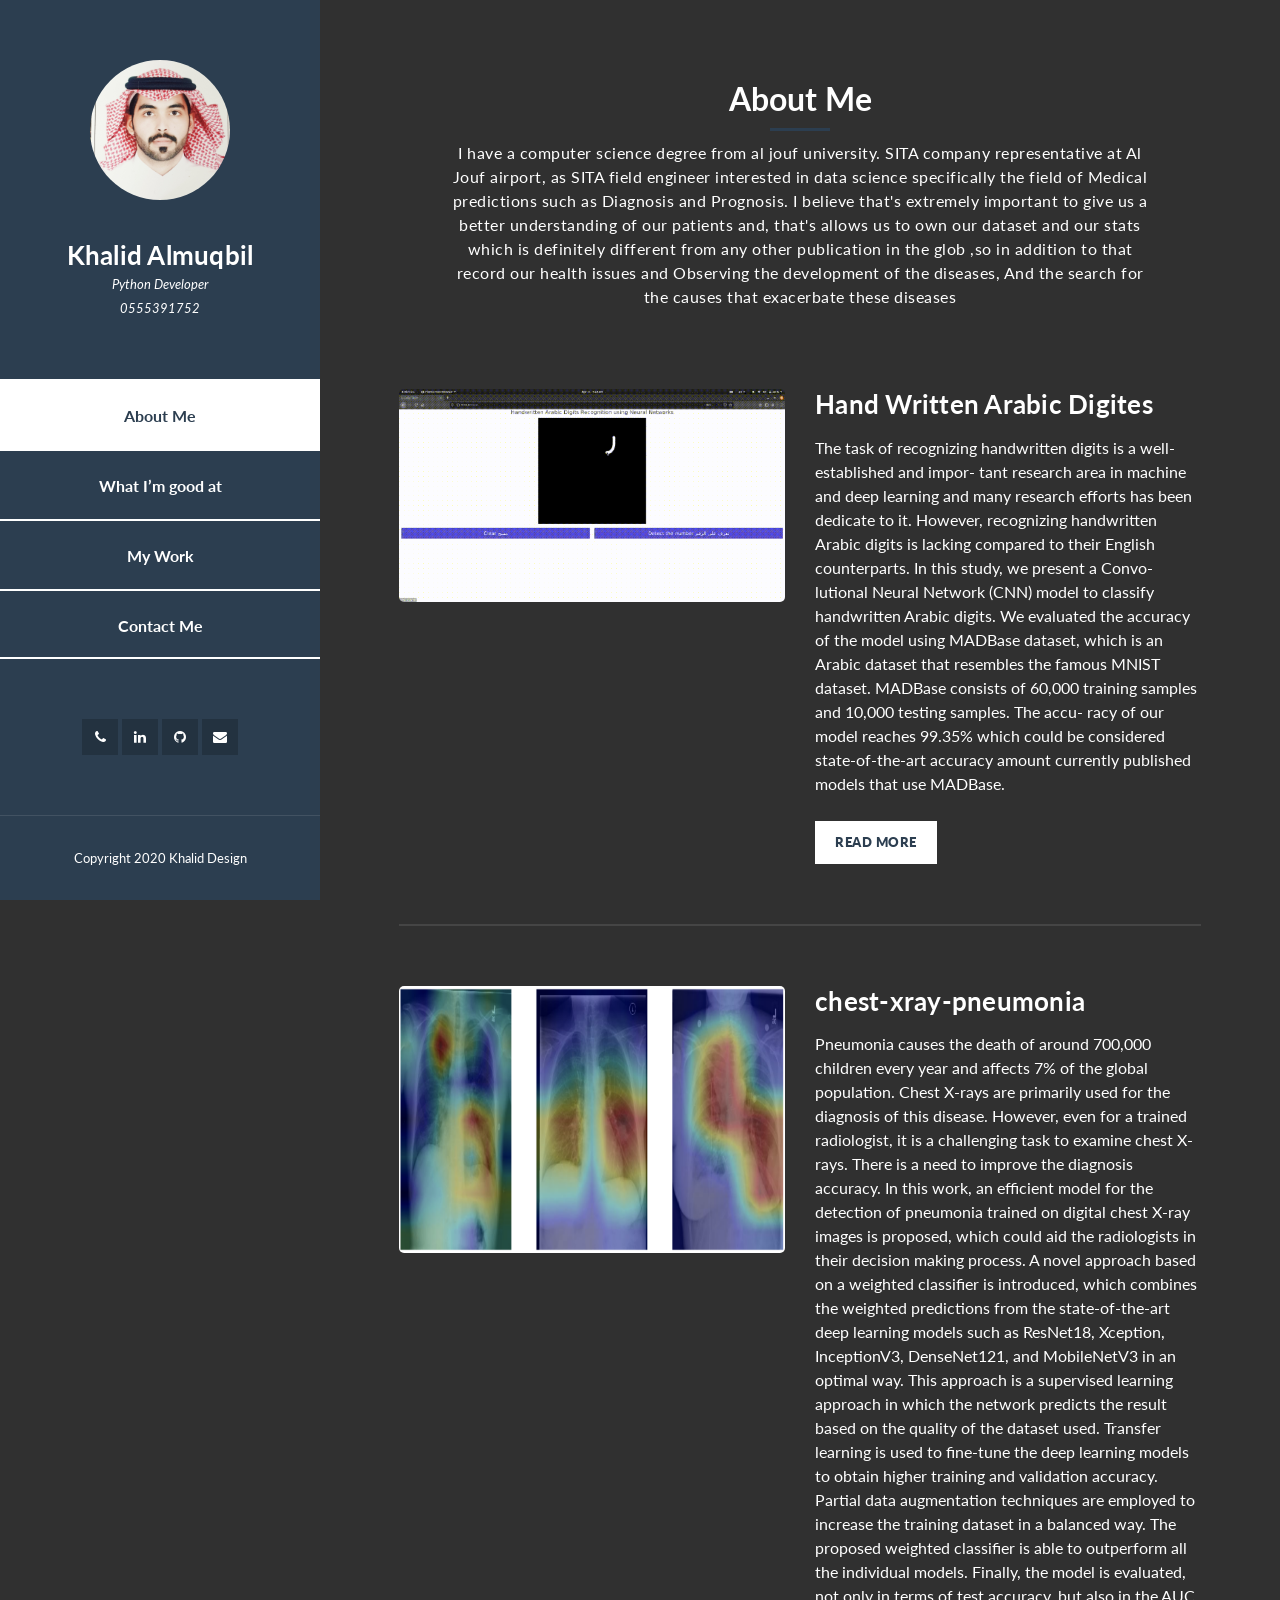
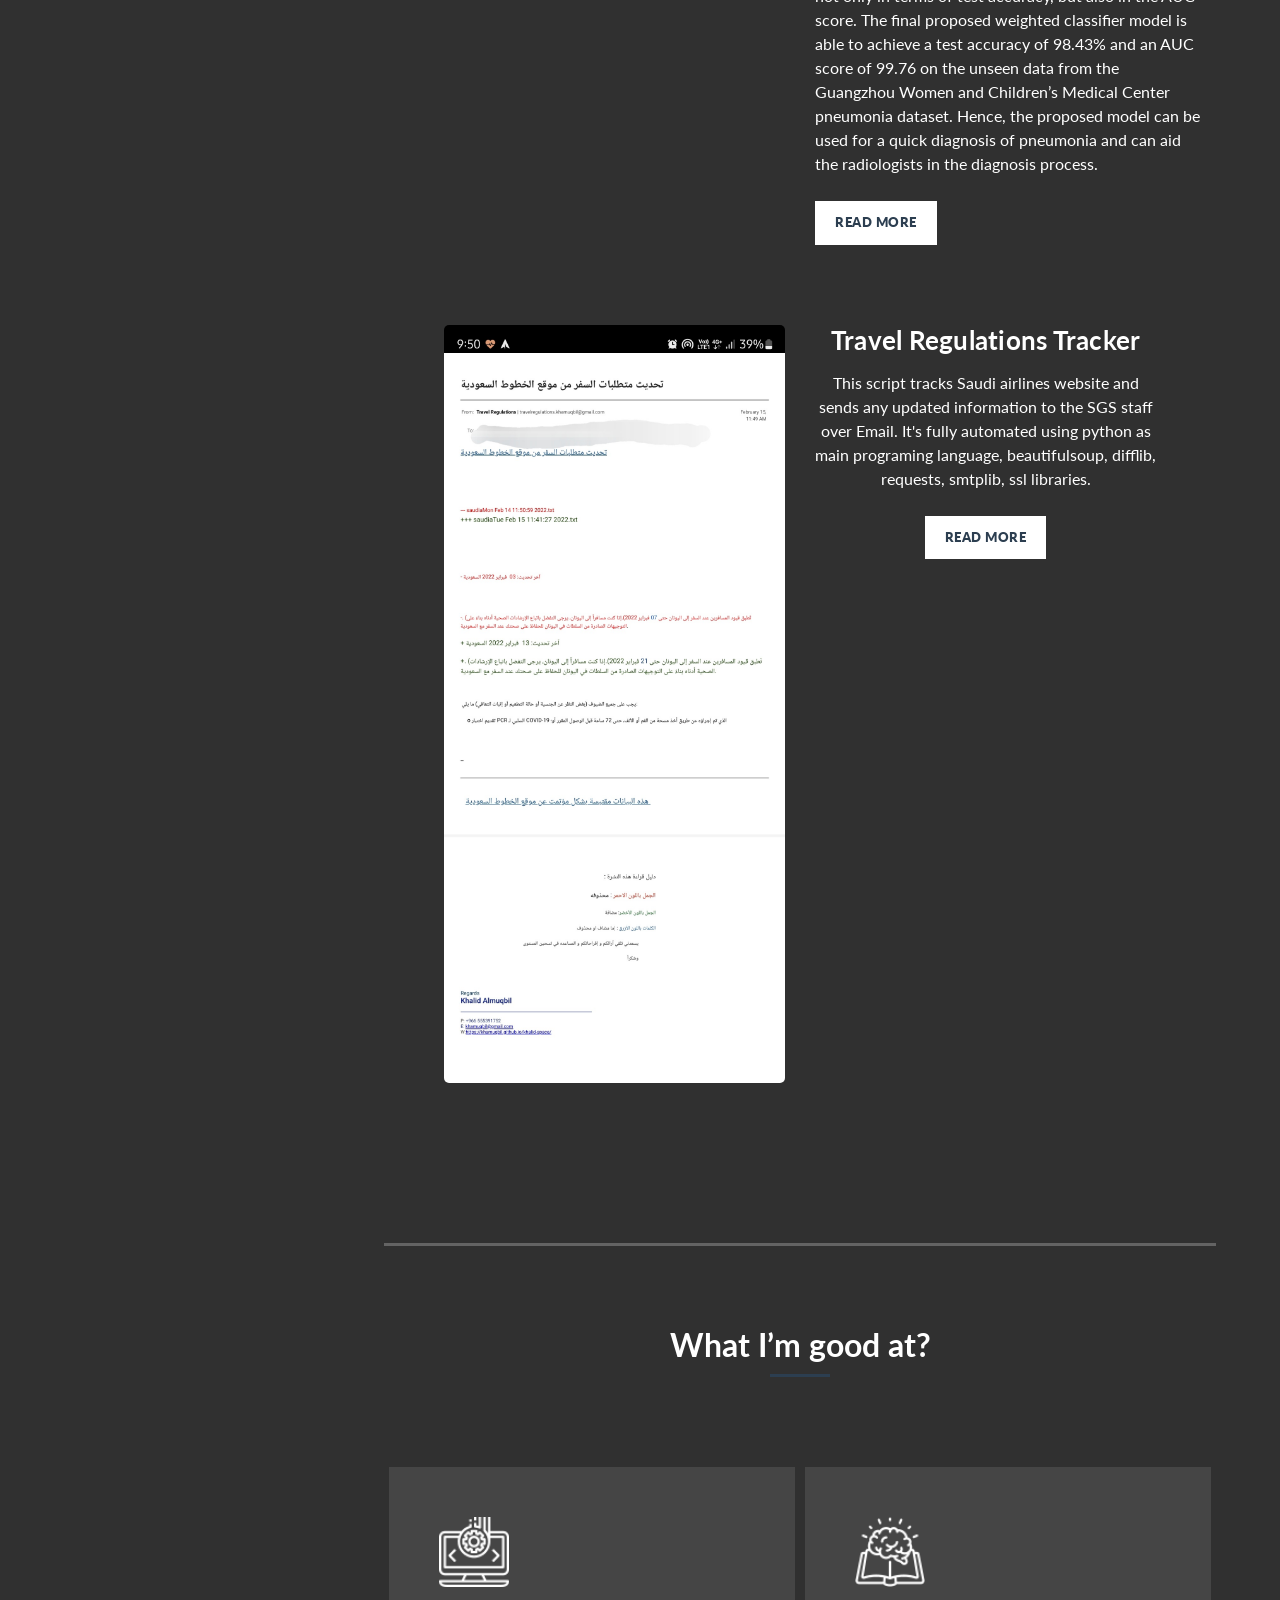
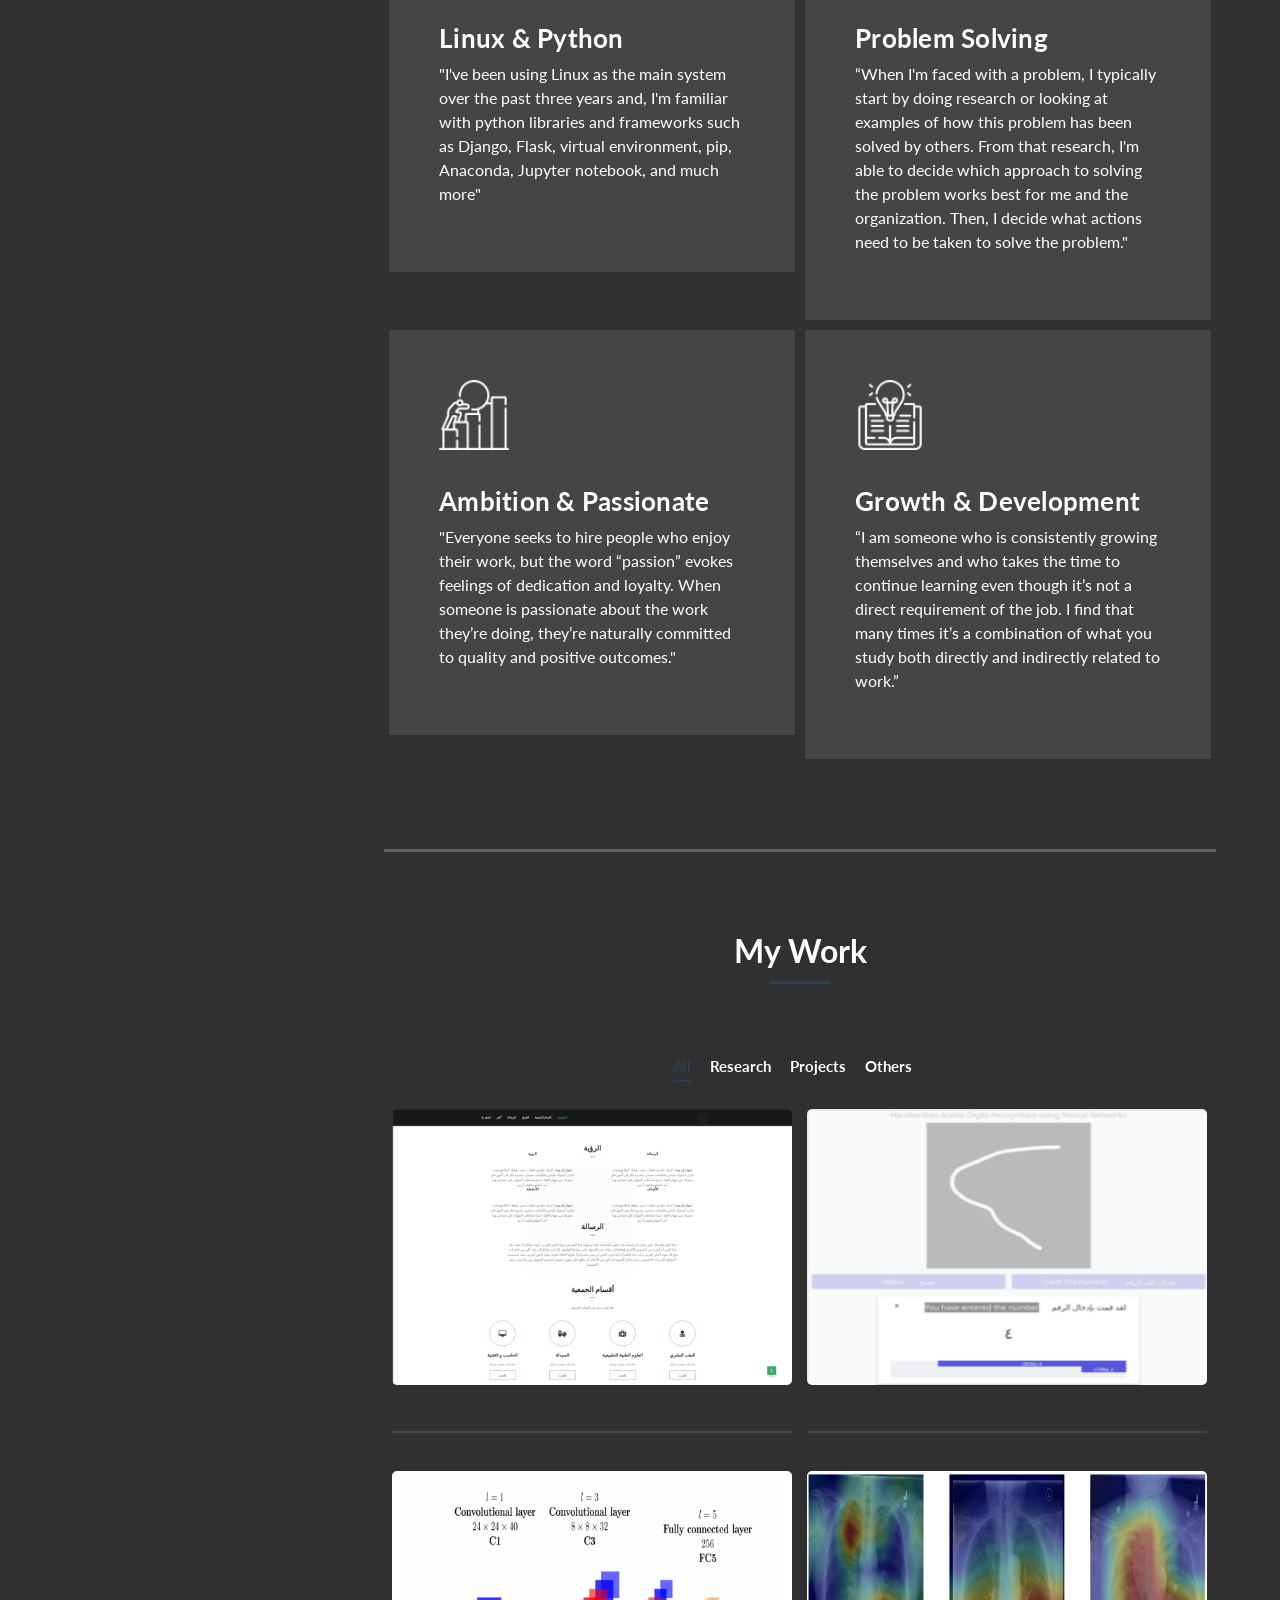
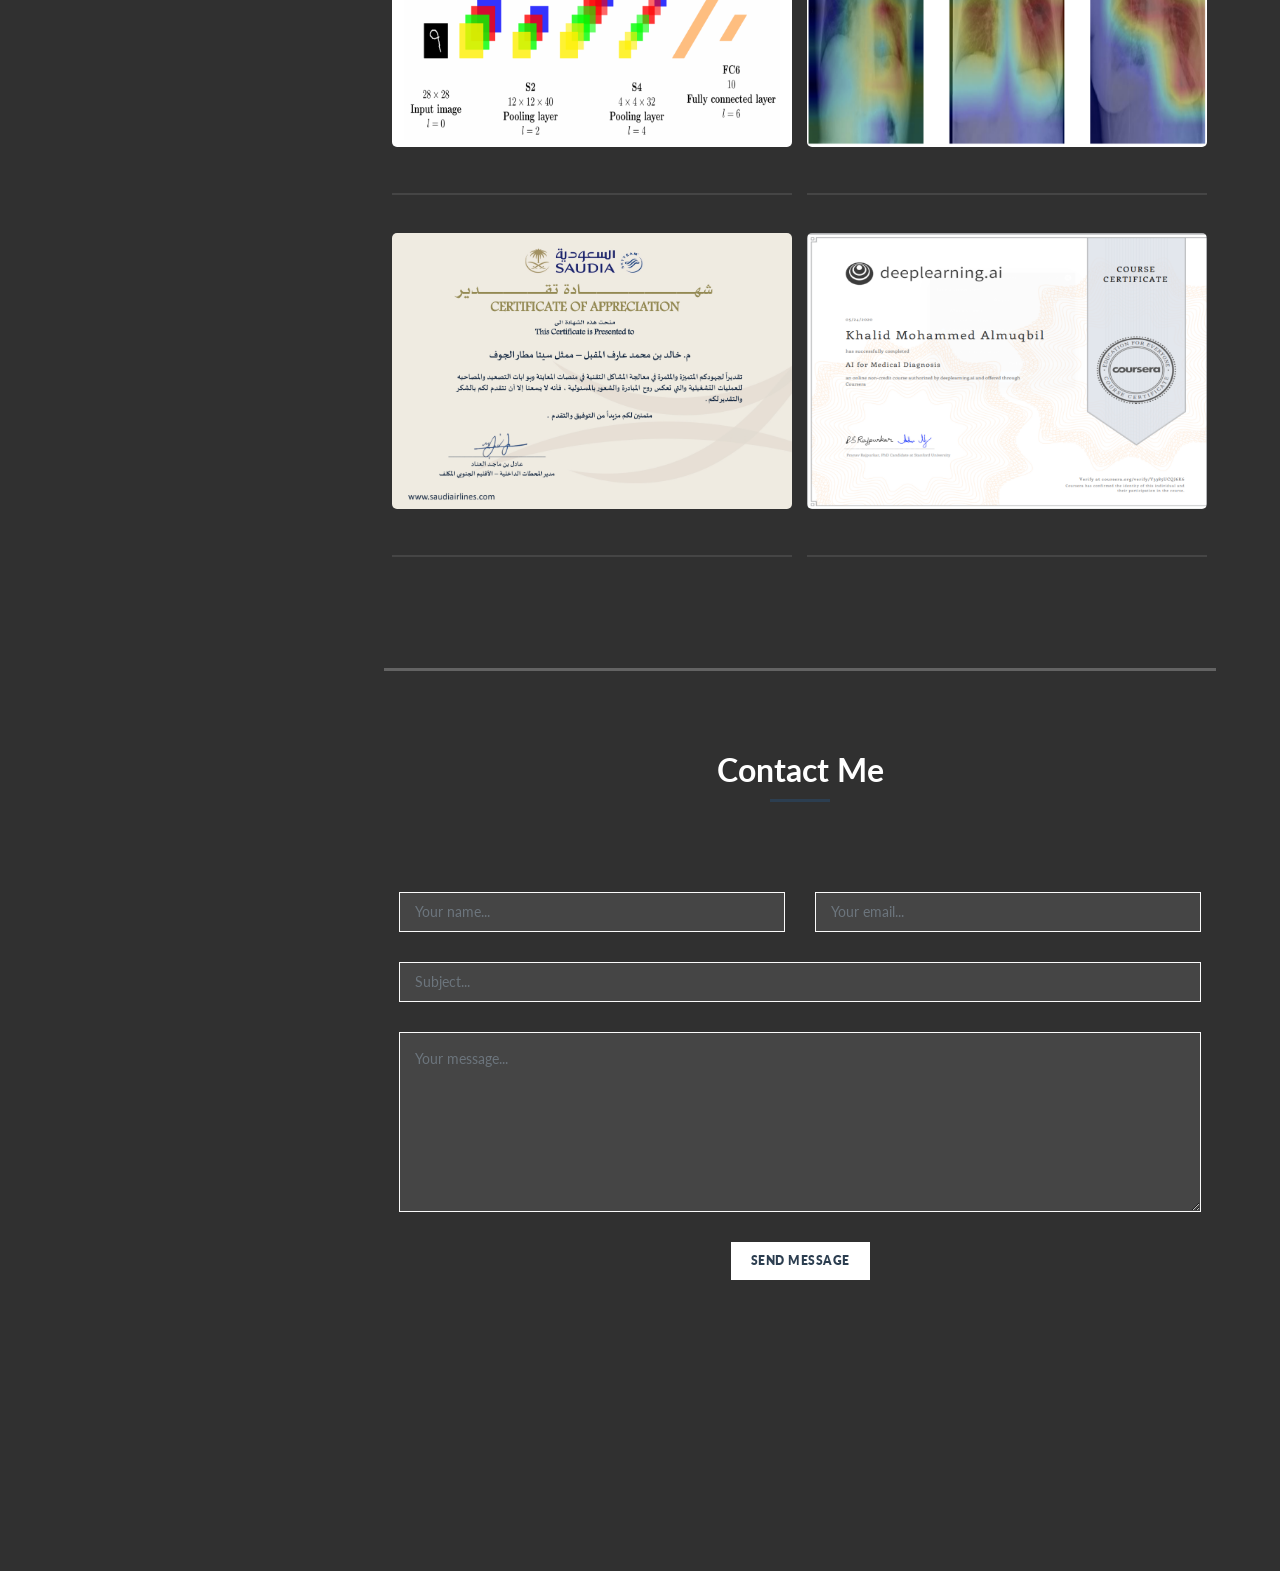
<file: index.html>
<!DOCTYPE html>
<html lang="en">
  <head>
    <meta charset="utf-8" />
    <meta
      name="viewport"
      content="width=device-width, initial-scale=1, shrink-to-fit=no"
    />
    <meta name="description" content="" />
    <meta name="author" content="" />
    <link
      href="https://fonts.googleapis.com/css?family=Lato:100,300,400,700,900"
      rel="stylesheet"
    />

    <title>Khalid Space</title>

    <!-- Bootstrap core CSS -->
    <link href="vendor/bootstrap/css/bootstrap.min.css" rel="stylesheet" />

    <!-- Additional CSS Files -->
    <link rel="stylesheet" href="assets/css/fontawesome.css" />
    <link rel="stylesheet" href="assets/css/templatemo-style.css" />
    <link rel="stylesheet" href="assets/css/owl.css" />
    <link rel="stylesheet" href="assets/css/lightbox.css" />
  </head>

  <body>
    <div id="page-wraper">
      <!-- Sidebar Menu -->
      <div class="responsive-nav">
        <i class="fa fa-bars" id="menu-toggle"></i>
        <div id="menu" class="menu">
          <i class="fa fa-times" id="menu-close"></i>
          <div class="container">
            <div class="image">
              <a href="#"><img src="assets/images/author-image.jpg" alt="" /></a>
            </div>
            <div class="author-content">
              <h4>Khalid Almuqbil</h4>
              <span>Python Developer</span></br>
              <span>0555391752</span>
            </div>
            <nav class="main-nav" role="navigation">
              <ul class="main-menu">
                <li><a href="#section1">About Me</a></li>
                <li><a href="#section2">What I’m good at</a></li>
                <li><a href="#section3">My Work</a></li>
                <li><a href="#section4">Contact Me</a></li>
              </ul>
            </nav>
            <div class="social-network">
              <ul class="soial-icons">


                <li>
                  <a href="tell:+966555391752"
                    ><i class="fa fa-phone"></i
                  ></a>
                </li>

                <!-- <li>
                  <a href="https://twitter.com/khalidarif_"><i class="fa fa-twitter"></i></a>
                </li> -->
                <li>
                  <a href="https://www.linkedin.com/in/khalid-almuqbil-23b207194/"><i class="fa fa-linkedin"></i></a>
                </li>
                <li>
                  <a href="https://github.com/khamuqbil"><i class="fa fa-github"></i></a>
                </li>
                <li>
                  <a href="mailto:khamuqbil@gmil.com"><i class="fa fa-envelope"></i></a>
                </li>
              </ul>
            </div>
            <div class="copyright-text">
              <p>Copyright 2020 Khalid Design</p>
            </div>
          </div>
        </div>
      </div>

      <section class="section about-me" data-section="section1">
        <div class="container">
          <div class="section-heading">
            <h2>About Me</h2>
            <div class="line-dec"></div>
            <span
              >I have a computer science degree from al jouf university.
              SITA company representative at Al Jouf airport, as SITA field engineer
              interested in data science specifically the
              field of Medical predictions such as Diagnosis and Prognosis.
              I believe that's extremely important to give us a better understanding
              of our patients and, that's allows us to own our dataset and our
              stats which is definitely different  from any other publication in the glob
              ,so in addition to that record our health issues and Observing the development
              of the diseases, And the search for the causes that exacerbate these diseases </span
            >
          </div>
          <div class="left-image-post">
            <div class="row">
              <div class="col-md-6">
                <div class="left-image">
                  <img src="assets/video/demo.gif" alt="Demo Video."  width="250" />

                    <!-- <video width="340" height="300" controls>
                      <source src="assets/video/demo.mp4" type="video/webm">
                      Your browser does not support the video tag.
                    </video> -->
                <!-- <img src="assets/video/demo.mp4" alt=""/> -->
              </div>
              </div>
              <div class="col-md-6">
                <div class="right-text">
                  <h4>Hand Written Arabic Digites</h4>
                  <p>
                    The task of recognizing handwritten digits is
                    a well-established and impor- tant research area
                    in machine and deep learning and many research efforts
                    has been dedicate to it. However, recognizing handwritten
                    Arabic digits is lacking compared to their English
                    counterparts. In this study, we present a Convo- lutional Neural
                    Network (CNN) model to classify handwritten Arabic digits.
                    We evaluated the accuracy of the model using MADBase dataset,
                    which is an Arabic dataset that resembles the famous MNIST dataset.
                    MADBase consists of 60,000 training samples and 10,000 testing samples.
                    The accu- racy of our model reaches 99.35% which could be considered
                    state-of-the-art accuracy amount currently published models that use MADBase.
                  </p>
                  <div class="white-button">
                    <a href="https://khamuqbil.github.io/khalidreport/">Read More</a>
                  </div>
                </div>
              </div>
            </div>
          </div>
          <div class="right-image-post">
            <div class="row">
              <div class="col-md-6">
                  <div class="right-image">
                    <img src="assets/images/xray-header-image-01.png" alt="" />
                  </div>
                </div>
                    <div class="col-md-6">
                      <div class="left-text">
                  <h4>chest-xray-pneumonia</h4>
                  <p>
                    Pneumonia causes the death of around 700,000
                    children every year and affects 7% of the global
                    population. Chest X-rays are primarily used for the
                    diagnosis of this disease. However, even for a trained
                    radiologist, it is a challenging task to examine chest X-rays.
                    There is a need to improve the diagnosis accuracy. In this work,
                    an efficient model for the detection of pneumonia trained on digital
                    chest X-ray images is proposed, which could aid the radiologists in
                    their decision making process. A novel approach based on a weighted
                    classifier is introduced, which combines the weighted predictions
                    from the state-of-the-art deep learning models such as ResNet18, Xception,
                    InceptionV3, DenseNet121, and MobileNetV3 in an optimal way. This approach
                    is a supervised learning approach in which the network predicts the result
                    based on the quality of the dataset used. Transfer learning is used to fine-tune
                    the deep learning models to obtain higher training and validation accuracy.
                    Partial data augmentation techniques are employed to increase the training
                    dataset in a balanced way. The proposed weighted classifier is able to outperform
                    all the individual models. Finally, the model is evaluated, not only in terms of
                    test accuracy, but also in the AUC score. The final proposed weighted classifier
                    model is able to achieve a test accuracy of 98.43% and an AUC score of 99.76 on the
                    unseen data from the Guangzhou Women and Children’s Medical Center pneumonia dataset.
                    Hence, the proposed model can be used for a quick diagnosis of pneumonia and can aid the
                    radiologists in the diagnosis process.
                  </p>
                  <div class="white-button">
                    <a href="https://khamuqbil.github.io/khalidreport/">Read More</a>
                  </div>
                </div>
              </div>
            </div>
          </div>
          <div class="section-heading">
          <div class="left-image-post">
            <div class="row">
              <div class="col-md-6">
                <div class="left-image">
                  <img src="assets/images/Email .jpg" alt="Demo Video."  width="250" />
              </div>
              </div>
              <div class="col-md-6">
                <div class="right-text">
                  <h4>Travel Regulations Tracker</h4>
                  <p>
                    This script tracks Saudi airlines website and sends any updated
                    information to the SGS staff over Email. It's fully automated using python
                    as main programing language, beautifulsoup, difflib, requests, smtplib, ssl libraries.
                  </p>
                  <div class="white-button">
                    <a href="https://github.com/khamuqbil/travel-regulations-tracker">Read More</a>
                  </div>
                </div>
              </div>
            </div>
          </div>
        </div>
      </div>
      </section>

      <section class="section my-services" data-section="section2">
        <div class="container">
          <div class="section-heading">
            <h2>What I’m good at?</h2>
            <div class="line-dec"></div>
            <span></span>
          </div>
          <div class="row">
            <div class="col-md-6">
              <div class="service-item">
                <div class="first-service-icon service-icon"></div>
                <h4>Linux &amp; Python</h4>
                <p>
                  "I've been using Linux as the main system over the past three years and,
                  I'm familiar with python libraries and frameworks such as Django,
                  Flask, virtual environment, pip, Anaconda, Jupyter notebook, and much more"
                </p>
              </div>
            </div>
            <div class="col-md-6">
              <div class="service-item">
                <div class="second-service-icon service-icon"></div>
                <h4>Problem Solving</h4>
                <p>
                  “When I'm faced with a problem, I typically start by doing research
                   or looking at examples of how this problem has been solved by others.
                    From that research, I'm able to decide which approach to solving
                     the problem works best for me and the organization. Then,
                      I decide what actions need to be taken to solve the problem."

                </p>
              </div>
            </div>
            <div class="col-md-6">
              <div class="service-item">
                <div class="third-service-icon service-icon"></div>
                <h4>Ambition & Passionate</h4>
                <p>
                  "Everyone seeks to hire people who enjoy their work, but the word
                   “passion” evokes feelings of dedication and loyalty. When someone
                   is passionate about the work they’re doing, they’re naturally
                   committed to quality and positive outcomes."
                </p>
              </div>
            </div>
            <div class="col-md-6">
              <div class="service-item">
                <div class="fourth-service-icon service-icon"></div>
                <h4>Growth & Development</h4>
                <p>
                  “I am someone who is consistently growing themselves and who takes
                   the time to continue learning even though it’s not a direct
                   requirement of the job.  I find that many times it’s a combination
                    of what you study both directly and indirectly related to work.”
                </p>
              </div>
            </div>
          </div>
        </div>
      </section>

      <section class="section my-work" data-section="section3">
        <div class="container">
          <div class="section-heading">
            <h2>My Work</h2>
            <div class="line-dec"></div>
            <span></span>
          </div>
          <div class="row">
            <div class="isotope-wrapper">
              <form class="isotope-toolbar">
                <label
                  ><input
                    type="radio"
                    data-type="*"
                    checked=""
                    name="isotope-filter"
                  />
                  <span>all</span></label
                >
                <label
                  ><input
                    type="radio"
                    data-type="research"
                    name="isotope-filter"
                  />
                  <span>Research</span></label
                >
                <label
                  ><input
                    type="radio"
                    data-type="project"
                    name="isotope-filter"
                  />
                  <span>Projects</span></label
                >
                <label
                  ><input
                    type="radio"
                    data-type="others"
                    name="isotope-filter"
                  />
                  <span>others</span></label
                >
              </form>
              <div class="isotope-box">
                <div class="isotope-item" data-type="project">
                  <figure class="snip1321">
                    <img
                      src="assets/images/project-01.png"
                      alt="sq-sample26"
                    />
                    <figcaption>
                      <a
                        href="assets/images/project-01.png"
                        data-lightbox="image-1"
                        data-title="Caption"
                        ><i class="fa fa-search"></i
                      ></a>
                      <h4><a href='https://rushd-org.herokuapp.com/'>My First Website</a></h4>
                      <span>That I create it as a volunteer</span>
                    </figcaption>
                  </figure>
                </div>

                <div class="isotope-item" data-type="research">
                  <figure class="snip1321">
                    <img
                      src="assets/images/predictions1.png"
                      alt="sq-sample26"
                    />
                    <figcaption>
                      <a
                        href="assets/images/predictions1.png"
                        data-lightbox="image-1"
                        data-title="Caption"
                        ><i class="fa fa-search"></i
                      ></a>
                      <h4><a href='https://kh-arif.github.io/khalidreport/'>Graduate Project</a></h4>
                      <span>If you want know more</span>
                    </figcaption>
                  </figure>
                </div>

                <div class="isotope-item" data-type="research">
                  <figure class="snip1321">
                    <img
                      src="assets/images/other-cnn-arch1.png"
                      alt="sq-sample26"
                    />
                    <figcaption>
                      <a
                        href="assets/images/other-cnn-arch1.png"
                        data-lightbox="image-1"
                        data-title="Caption"
                        ><i class="fa fa-search"></i
                      ></a>
                      <h4><a href='https://khamuqbil.github.io/khalidreport'>Hnad Written</a></h4>
                      <span>research with deep learning</span>
                    </figcaption>
                  </figure>
                </div>

                <div class="isotope-item" data-type="research">
                  <figure class="snip1321">
                    <img
                      src="assets/images/xray-header-image-01.png"
                      alt="sq-sample26"
                    />
                    <figcaption>
                      <a
                        href="assets/images/xray-header-image-01.png"
                        data-lightbox="image-1"
                        data-title="Caption"
                        ><i class="fa fa-search"></i
                      ></a>
                      <h4>chest-xray-pneumonia</h4>
                      <span></span>
                    </figcaption>
                  </figure>
                </div>

                <div class="isotope-item" data-type="others">
                  <figure class="snip1321">
                    <img
                      src="assets/images/letterofthankssaudia.png"
                      alt="sq-sample26"
                    />
                    <figcaption>
                      <a
                        href="assets/images/letterofthankssaudia.png"
                        data-lightbox="image-1"
                        data-title="Caption"
                        ><i class="fa fa-search"></i
                      ></a><a href='https://khamuqbil.github.io/trusted-travel/'></a>
                      <h4><a href='https://khamuqbil.github.io/trusted-travel/'>SAUDIA Letter OF Thanks</a></h4>
                      <span></span>
                    </figcaption>
                  </figure>
                </div>

                <div class="isotope-item" data-type="others">
                  <figure class="snip1321">
                    <img
                      src="assets/images/certificate.png"
                      alt="sq-sample26"
                    />
                    <figcaption>
                      <a
                        href="assets/images/certificate.png"
                        data-lightbox="image-1"
                        data-title="Caption"
                        >
                      <i class="fa fa-search"></i></a>
                      <h4><a href='https://coursera.org/share/732b9d3d8162b17778d108b02c830a48'>My Recent Certificate</a></h4>
                      <span></span>
                    </figcaption>
                  </figure>
                </div>
              </div>
            </div>
          </div>
        </div>
      </section>

      <section class="section contact-me" data-section="section4">
        <div class="container">
          <div class="section-heading">
            <h2>Contact Me</h2>
            <div class="line-dec"></div>
            <span></span>
          </div>
          <div class="row">
            <div class="right-content">
              <div class="container">
                <form id="contact" action="inc/sendemail.php" method="post">
                  <div class="row">
                    <div class="col-md-6">
                      <fieldset>
                        <input
                          name="name"
                          type="text"
                          class="form-control"
                          id="name"
                          placeholder="Your name..."
                          required=""
                        />
                      </fieldset>
                    </div>
                    <div class="col-md-6">
                      <fieldset>
                        <input
                          name="email"
                          type="text"
                          class="form-control"
                          id="email"
                          placeholder="Your email..."
                          required=""
                        />
                      </fieldset>
                    </div>
                    <div class="col-md-12">
                      <fieldset>
                        <input
                          name="subject"
                          type="text"
                          class="form-control"
                          id="subject"
                          placeholder="Subject..."
                          required=""
                        />
                      </fieldset>
                    </div>
                    <div class="col-md-12">
                      <fieldset>
                        <textarea
                          name="message"
                          rows="6"
                          class="form-control"
                          id="message"
                          placeholder="Your message..."
                          required=""
                        ></textarea>
                      </fieldset>
                    </div>
                    <div class="col-md-12">
                      <fieldset>
                        <button type="submit" id="form-submit" class="button">
                          Send Message
                        </button>
                      </fieldset>
                    </div>
                  </div>
                </form>
              </div>
            </div>
          </div>
        </div>
      </section>
    </div>

    <!-- Scripts -->
    <!-- Bootstrap core JavaScript -->
    <script src="vendor/jquery/jquery.min.js"></script>
    <script src="vendor/bootstrap/js/bootstrap.bundle.min.js"></script>

    <script src="assets/js/isotope.min.js"></script>
    <script src="assets/js/owl-carousel.js"></script>
    <script src="assets/js/lightbox.js"></script>
    <script src="assets/js/custom.js"></script>
    <script>
      //according to loftblog tut
      $(".main-menu li:first").addClass("active");

      var showSection = function showSection(section, isAnimate) {
        var direction = section.replace(/#/, ""),
          reqSection = $(".section").filter(
            '[data-section="' + direction + '"]'
          ),
          reqSectionPos = reqSection.offset().top - 0;

        if (isAnimate) {
          $("body, html").animate(
            {
              scrollTop: reqSectionPos
            },
            800
          );
        } else {
          $("body, html").scrollTop(reqSectionPos);
        }
      };

      var checkSection = function checkSection() {
        $(".section").each(function() {
          var $this = $(this),
            topEdge = $this.offset().top - 80,
            bottomEdge = topEdge + $this.height(),
            wScroll = $(window).scrollTop();
          if (topEdge < wScroll && bottomEdge > wScroll) {
            var currentId = $this.data("section"),
              reqLink = $("a").filter("[href*=\\#" + currentId + "]");
            reqLink
              .closest("li")
              .addClass("active")
              .siblings()
              .removeClass("active");
          }
        });
      };

      $(".main-menu").on("click", "a", function(e) {
        e.preventDefault();
        showSection($(this).attr("href"), true);
      });

      $(window).scroll(function() {
        checkSection();
      });
    </script>
  </body>
</html>
</file>
<file: assets/css/templatemo-style.css>
/*

Reflux Template

https://templatemo.com/tm-531-reflux

*/

@import url(fontawesome.css);
@import url("https://fonts.googleapis.com/css?family=Lato:100,300,400,700,900");
body {
    font-family: 'Lato', sans-serif;
}

#page-wraper {
    /* background: url(../images/backgrounddev.jpg) no-repeat center center fixed; */
    background-color : #303030;
    -webkit-background-size: cover;
    -moz-background-size: cover;
    -o-background-size: cover;
    background-size: cover;
    width: 100%;
}


/* Basic */

body {
    overflow-x: hidden;
}

input,
select,
textarea {
    outline: none;
}

a,
a:hover {
    text-decoration: none;
}

p {
    font-size: 16px;
    line-height: 24px;
    color: #fff;
}

h4 {
    font-size: 26px;
    font-weight: 700;
    color: #fff;
    letter-spacing: 0.25px;
}

img {
    width: 100%;
    overflow: hidden;
}

ul {
    padding: 0;
    margin: 0;
    list-style: none;
}

ul li {
    display: inline-block;
}

html {
    -webkit-box-sizing: border-box;
    -moz-box-sizing: border-box;
    box-sizing: border-box;
}

*,
*:before,
*:after {
    -webkit-box-sizing: inherit;
    -moz-box-sizing: inherit;
    box-sizing: inherit;
}

.clearfix {
    zoom: 1;
}

.clearfix:before,
.clearfix:after {
    content: "";
    display: table;
}

.clearfix:after {
    clear: both;
}

.container {
    margin: 0 auto;
}

.main-nav {
    text-align: center;
}

.main-nav li:last-child a {
    border-bottom: 2px solid #fff;
}

.main-nav li {
    display: block;
}

.main-nav li a {
    height: 70px;
    line-height: 70px;
    display: inline-block;
    font-size: 16px;
    font-weight: 700;
    color: #fff;
    width: 100%;
    transition: all 0.5s;
    border-top: 2px solid #fff;
}

.main-nav li:hover a,
.main-nav li.active a {
    background: #fff;
    color: #2C3E50;
}

/* Sidebar Menu */

.menu .image {
    margin-top: 60px;
}

.menu .image img {
    width: 140px;
    height: 140px;
    border-radius: 50%;
    text-align: center;
}

.menu .author-content {
    margin: 40px 0px 60px 0px;
}

.menu .author-content h4 {
    margin-bottom: 0px;
}

.menu .author-content span {
    font-size: 13px;
    font-style: italic;
    color: #fff;
}

.menu .social-network {
    margin-top: 60px;
}

.menu .social-network ul li {
    margin: 0 3px;
}

.menu .social-network ul li a {
    width: 40px;
    height: 40px;
    display: inline-block;
    text-align: center;
    line-height: 40px;
    background-color: rgba(0, 0, 0, 0.2);
    color: #fff;
    font-size: 14px;
    transition: all 0.5s;
}

.menu .social-network ul li a:hover {
    background-color: #fff;
    color: #2C3E50;
}

.menu .copyright-text {
    position: relative;
    margin-top: 60px;
}

.menu .copyright-text p {
    border-top: 1px solid rgba(250, 250, 250, 0.1);
    display: inline-block;
    width: 100%;
    padding-left: 30px;
    padding-right: 30px;
    padding-top: 30px;
    font-size: 13px;
}

.menu:before,
.menu:after {
    content: "";
    display: table;
}

.menu:after {
    clear: both;
}

.menu a {
    text-decoration: none;
    color: inherit;
}

.menu {
    text-align: center;
}

.menu::-webkit-scrollbar {
    display: none;
}

.menu {
    left: 10%;
  -webkit-transition: -webkit-transform 233ms cubic-bezier(0, 0, 0.21, 1);
  -webkit-overflow-scrolling: touch;
  background-color: #2C3E50;
  box-sizing: border-box;
  height: 100vh;
  max-height: 100vh !important;
  max-width: 80vw !important;
  min-width: 45px !important;
  outline: none;
  overflow-x: hidden !important;
  overflow-y: auto !important;
  padding: 0;
  position: fixed !important;
  top: calc(0px);
  width: 20%;
  will-change: transform;
  z-index: 9999 !important;
}

.menu-toggle {
  color: #fff;
  cursor: pointer;
  font-size: 25px;
  position: fixed;
  right: 25px;
  top: 25px;
}

#menu-toggle {
    z-index: 999;
    cursor: pointer;
    position: fixed;
    top: 0;
    left: 0;
    color: #2C3E50;
    background-color: #fff;
    width: 60px;
    height: 60px;
    text-align: center;
    display: inline-block;
    line-height: 60px;
}

.menu-close {
  cursor: pointer;
}

#menu-close {
    cursor: pointer;
    text-align: right;
    color: #2C3E50;
    background-color: #fff;
    width: 100%;
    height: 60px;
    text-align: center;
    display: inline-block;
    line-height: 60px;
}


/* Section */

.section {
    color: #fff;
    width: 55%;
    right: 10%;
    left: 35%;
    position: relative;
    min-height: 100vh;
    padding-bottom: 80px;
    border-bottom: 3px solid rgba(250, 250, 250, 0.25);
}

.section-heading {
    text-align: center;
    padding: 80px 45px;
}

.section-heading h2 {
    font-size: 32px;
    font-weight: 700;
    color: #fff;
}

.section-heading .line-dec {
    width: 60px;
    height: 3px;
    background-color: #2C3E50;
    margin: 10px auto;
}

.section-heading span {
    margin-top: 5px;
    font-size: 16px;
    color: #fff;
    letter-spacing: 0.5px;
}


/* Buttons */

.white-button a {
    display: inline-block;
    padding: 12px 20px;
    background-color: #fff;
    color: #2C3E50;
    font-size: 13px;
    font-weight: 800;
    letter-spacing: 0.5px;
    text-transform: uppercase;
    transition: all 0.5s;
}

.white-button a:hover {
    background-color: #2C3E50;
    color: #fff;
}

button {
    display: inline-block;
    padding: 10px 20px;
    background-color: #fff;
    color: #2C3E50;
    font-size: 12px;
    font-weight: 800;
    letter-spacing: 0.5px;
    text-transform: uppercase;
    transition: all 0.5s;
    border: none;
    outline: none;
    cursor: pointer;
}

button:hover {
    outline: none;
    background-color: #2C3E50;
    color: #fff;
}


/* Left & Right Post */

.right-image-post {
    margin-top: 60px;
    padding-top: 60px;
    border-top: 2px solid rgba(250, 250, 250, 0.1);
}

.left-image img,
.right-image img {
    border-radius: 5px;
}

.right-image-post h4,
.left-image-post h4 {
    margin-top: 30px;
}

.right-image-post p,
.left-image-post p {
    margin-top: 20px;
}

.right-image-post .white-button,
.left-image-post .white-button {
    margin-top: 30px;
}


/* Services */

.my-services .col-md-6 {
    padding-left: 5px;
    padding-right: 5px;
}

.service-item {
    margin-bottom: 10px;
    padding: 50px;
    background-color: rgba(250, 250, 250, 0.1);
    transition: all 0.5s;
}

.service-item h4 {
    transition: all 0.5s;
}

.service-item p {
    transition: all 0.5s;
}

.service-item:hover {
    background-color: rgba(250, 250, 250, 1);
}

.service-item:hover h4 {
    color: #1e1e1e;
}

.service-item:hover p {
    color: #4a4a4a;
}

.service-item .service-icon {
    width: 70px;
    height: 70px;
    display: inline-block;
    margin-bottom: 30px;
    background-size: cover;
    background-repeat: no-repeat;
    transition: all 0.5s;
}

.service-item .first-service-icon {
    background-image: url(../images/first-logo-white.png);
}

.service-item:hover .first-service-icon {
    background-image: url(../images/first-logo.png);
}

.service-item .second-service-icon {
    background-image: url(../images/second-logo-white.png);
}

.service-item:hover .second-service-icon {
    background-image: url(../images/second-logo.png);
}

.service-item .third-service-icon {
    background-image: url(../images/third-logo-white.png);
}

.service-item:hover .third-service-icon {
    background-image: url(../images/third-logo.png);
}

.service-item .fourth-service-icon {
    background-image: url(../images/fourth-logo-white.png);
}

.service-item:hover .fourth-service-icon {
    background-image: url(../images/fourth-logo.png);
}


/* My Work */

section.my-work .section-heading {
    text-align: center;
    padding: 80px 45px 50px 45px;
}

.isotope-wrapper {
    position: relative;
    width: 100%;
    margin: auto;
}

.isotope-toolbar input[type="radio"] {
    display: none;
}

.isotope-toolbar span {
    text-transform: capitalize;
    display: inline-block;
    margin-right: 15px;
    padding-bottom: 3px;
    font-size: 15px;
    font-weight: 700;
    border-bottom: 2px solid transparent;
    transform: ease-in-out 0.5s;
    cursor: pointer;
}

.isotope-toolbar input[type="radio"]:checked + span {
    color: #2C3E50;
    border-bottom: 2px solid #2C3E50;
}

.isotope-box {
    position: relative;
    width: 100%;
}

.isotope-toolbar {
    text-align: center;
    margin: 10px;
}

.isotope-toolbar p {
    border-top: 1px solid #fff;
    padding-top: 15px;
}

.isotope-toolbar a {
    color: #fff;
}

.isotope-item {
    position: relative;
    width: 48%;
    margin: 1%;
    border-bottom: 2px solid rgba(250,250,250,0.1);
    padding-bottom: 30px;
    margin-bottom: 30px;
}

.isotope-item img {
    top: 0;
    left: 0;
    width: 100%;
    height: 100%;
    border-radius: 5px;
}

.lazyload {
    background: #f7f7f7;
}

.lazyloading {
    background: #f7f7f7 url(//afarkas.github.io/lazysizes/assets/imgs/loader.gif) no-repeat center;
    min-height: 60px;
}

figure.snip1321 {
  overflow: hidden;
  text-align: center;
  -webkit-perspective: 50em;
  perspective: 50em;
}
figure.snip1321 * {
  -webkit-box-sizing: padding-box;
  box-sizing: padding-box;
  -webkit-transition: all 0.2s ease-out;
  transition: all 0.2s ease-out;
}
figure.snip1321 figcaption {
  top: 50%;
  left: 20px;
  right: 20px;
  position: absolute;
  opacity: 0;
  z-index: 1;
}
figure.snip1321 h4 {
    margin-top: 15px;
  margin-bottom: 5px;
  color: #232323;
}
figure.snip1321 span {
    font-size: 14px;
    font-style: italic;
    display: block;
    color: #7a7a7a;
}
figure.snip1321 i {
  position: relative!important;
  font-size: 18px;
  background-color: #2C3E50;
  width: 40px;
  height: 40px;
  display: inline-block;
  text-align: center;
  line-height: 40px;
  border-radius: 5px;
  color: #fff;
}
figure.snip1321:after {
  background-color: #ffffff;
  position: absolute;
  content: "";
  display: block;
  top: 20px;
  left: 20px;
  right: 20px;
  bottom: 20px;
  -webkit-transition: all 0.4s ease-in-out;
  transition: all 0.4s ease-in-out;
  -webkit-transform: rotateX(-90deg);
  transform: rotateX(-90deg);
  -webkit-transform-origin: 50% 50%;
  -ms-transform-origin: 50% 50%;
  transform-origin: 50% 50%;
  opacity: 0;
}
figure.snip1321 a {
  left: 0;
  right: 0;
  top: 0;
  bottom: 0;
  z-index: 1;
}
figure.snip1321:hover figcaption,
figure.snip1321.hover figcaption {
  -webkit-transform: translateY(-50%);
  transform: translateY(-50%);
  opacity: 1;
  -webkit-transition-delay: 0.2s;
  transition-delay: 0.2s;
}
figure.snip1321:hover:after,
figure.snip1321.hover:after {
  -webkit-transform: rotateX(0);
  transform: rotateX(0);
  opacity: 0.9;
}


/* Contact Me */

section.contact-me {
    border-bottom: none;
}

#contact input {
    background-color: rgba(250,250,250,0.1);
    border: 1px solid rgba(250,250,250,1);
    border-radius: 0px;
    margin-bottom: 30px;
    color: #fff;
    font-size: 14px;
    height: 40px;
    line-height: 40px;
    width: 100%;
    padding-left: 15px;
}

#contact input:focus {
    outline: none;
    box-shadow: none;
}

#contact textarea {
    background-color: rgba(250,250,250,0.1);
    border: 1px solid rgba(250,250,250,1);
    border-radius: 0px;
    margin-bottom: 30px;
    color: #fff;
    font-size: 14px;
    height: 180px;
    max-height: 220px;
    line-height: 40px;
    width: 100%;
    padding-left: 15px;
}

#contact textarea:focus {
    outline: none;
    box-shadow: none;
}

#contact {
    text-align: center;
}

@media screen and (max-width: 1680px) {
    .menu {
        left: 5%;
    }

    .section {
        color: #fff;
        width: 65%;
        right: 5%;
        left: 30%;
    }
}

@media screen and (max-width: 1680px) and (min-width: 846px) {
    .menu .social-network ul li a {
        width: 36px;
        height: 36px;
        line-height: 36px;
    }

    .menu .social-network ul li {
        margin: 0;
    }

    .menu .image {
        margin-top: 60px;
    }
}

@media screen and (max-width: 1280px) {
    .menu {
        left: 0%;
    }

    .right-image-post h4,
    .left-image-post h4 {
        margin-top: 0px;
    }

    .right-image-post p,
    .left-image-post p {
        margin-top: 15px;
    }

    .right-image-post .white-button,
    .left-image-post .white-button {
        margin-top: 25px;
    }

}

.menu .container {
    padding-left: 0;
    padding-right: 0;
}

@media screen and (max-width: 1280px) and (min-width: 846px) {
    .menu {
        width: 25%;
    }
}

#menu-toggle,
#menu-close {
    display: none;
}

@media screen and (max-width: 845px) {
    #menu-toggle,
    #menu-close {
        display: inline-block;
    }

    .menu {
        width: 320px;
        -webkit-transform: translateX(-100%) !important;
        transform: translateX(-100%) !important;
        transition: -webkit-transform 233ms cubic-bezier(0, 0, 0.21, 1);
        transition: transform 233ms cubic-bezier(0, 0, 0.21, 1);
        transition: transform 233ms cubic-bezier(0, 0, 0.21, 1), -webkit-transform 233ms cubic-bezier(0, 0, 0.21, 1);
    }

    .menu .image {
        margin-top: 40px;
    }

    .menu .image img {
        width: 120px;
        height: 120px;
    }

    .menu .author-content {
        margin: 20px 0px 40px 0px;
    }

    .menu .container {
        padding-left: 15px;
        padding-right: 15px;
    }

    .menu.open {
        display: inline-block;
        -webkit-transform: translateX(0) !important;
                transform: translateX(0) !important;
    }

    .responsive-nav {
        display: inline-block;
    }
    .section {
        width: 94%;
        right: 3%;
        left: 3%;
    }
    .isotope-item {
        width: 94%;
        margin: 3%;
    }
    .left-image-post img {
        margin-bottom: 30px;
    }
    .right-image-post img {
        margin-top: 30px;
    }
    .isotope-item {
        border-bottom: none;
        text-align: center;
    }
    .isotope-toolbar {
        margin-bottom: 20px;
    }
}
</file>
